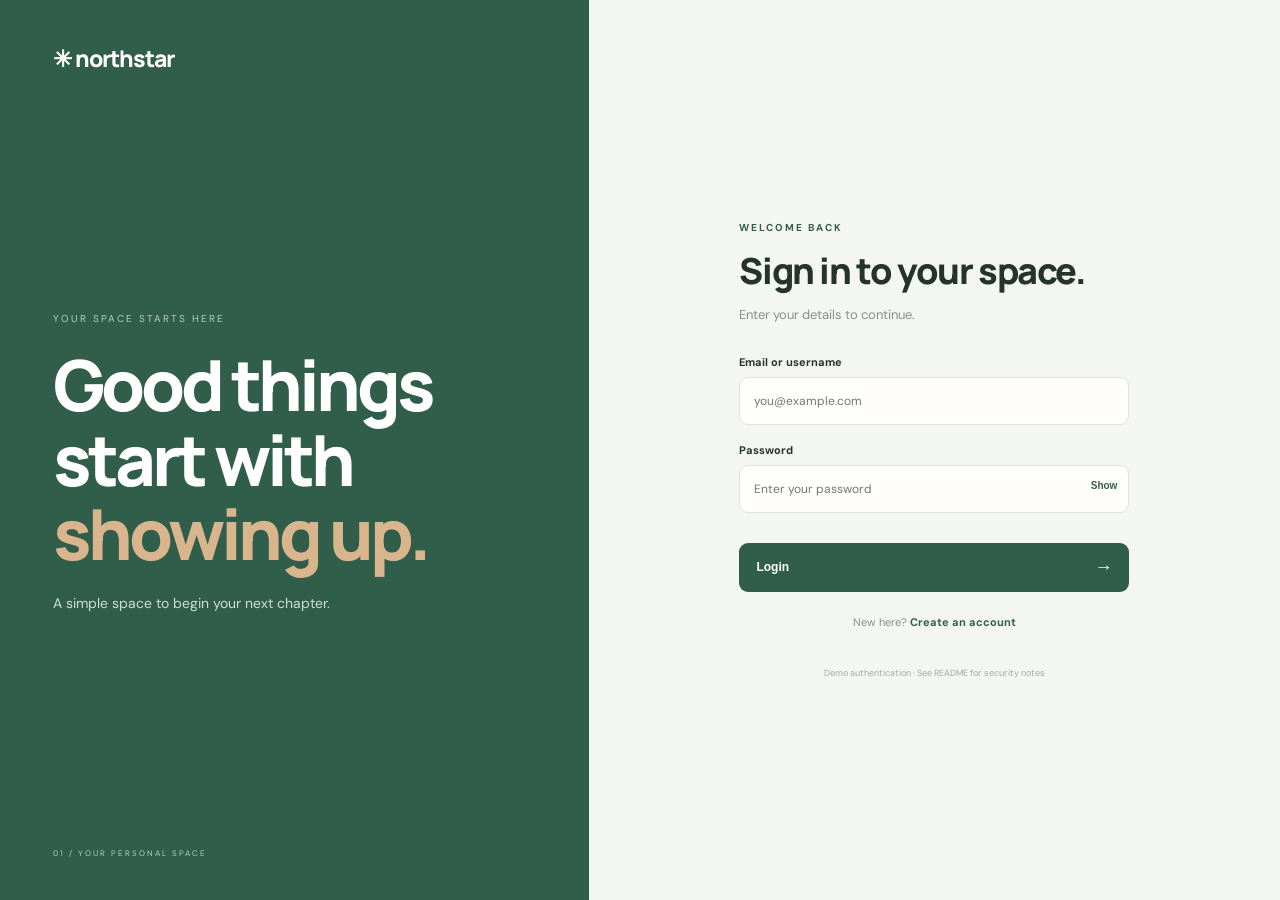
<file: WebDev-L2-LoginAuthentication/index.html>
<!DOCTYPE html>
<html lang="en"><head><meta charset="UTF-8"><meta name="viewport" content="width=device-width,initial-scale=1"><title>Login | Northstar</title><link rel="stylesheet" href="style.css"><script src="auth.js" defer></script></head>
<body><main class="layout"><aside class="side"><a class="brand" href="index.html">✳ northstar</a><div><small>YOUR SPACE STARTS HERE</small><h1>Good things<br>start with<br><em>showing up.</em></h1><p>A simple space to begin your next chapter.</p></div><small class="foot">01 / YOUR PERSONAL SPACE</small></aside><section class="main"><div class="form"><p class="eyebrow">WELCOME BACK</p><h2>Sign in to your space.</h2><p class="sub">Enter your details to continue.</p><form id="login-form" novalidate><label for="identity">Email or username</label><input id="identity" autocomplete="username" placeholder="you@example.com"><label for="password">Password</label><div class="pass"><input id="password" type="password" autocomplete="current-password" placeholder="Enter your password"><button type="button" data-toggle="password">Show</button></div><p class="message" id="login-message" role="alert"></p><button class="primary" type="submit">Login <span>→</span></button></form><p class="switch">New here? <a href="register.html">Create an account</a></p><p class="note">Demo authentication · See README for security notes</p></div></section></main></body></html>
</file>
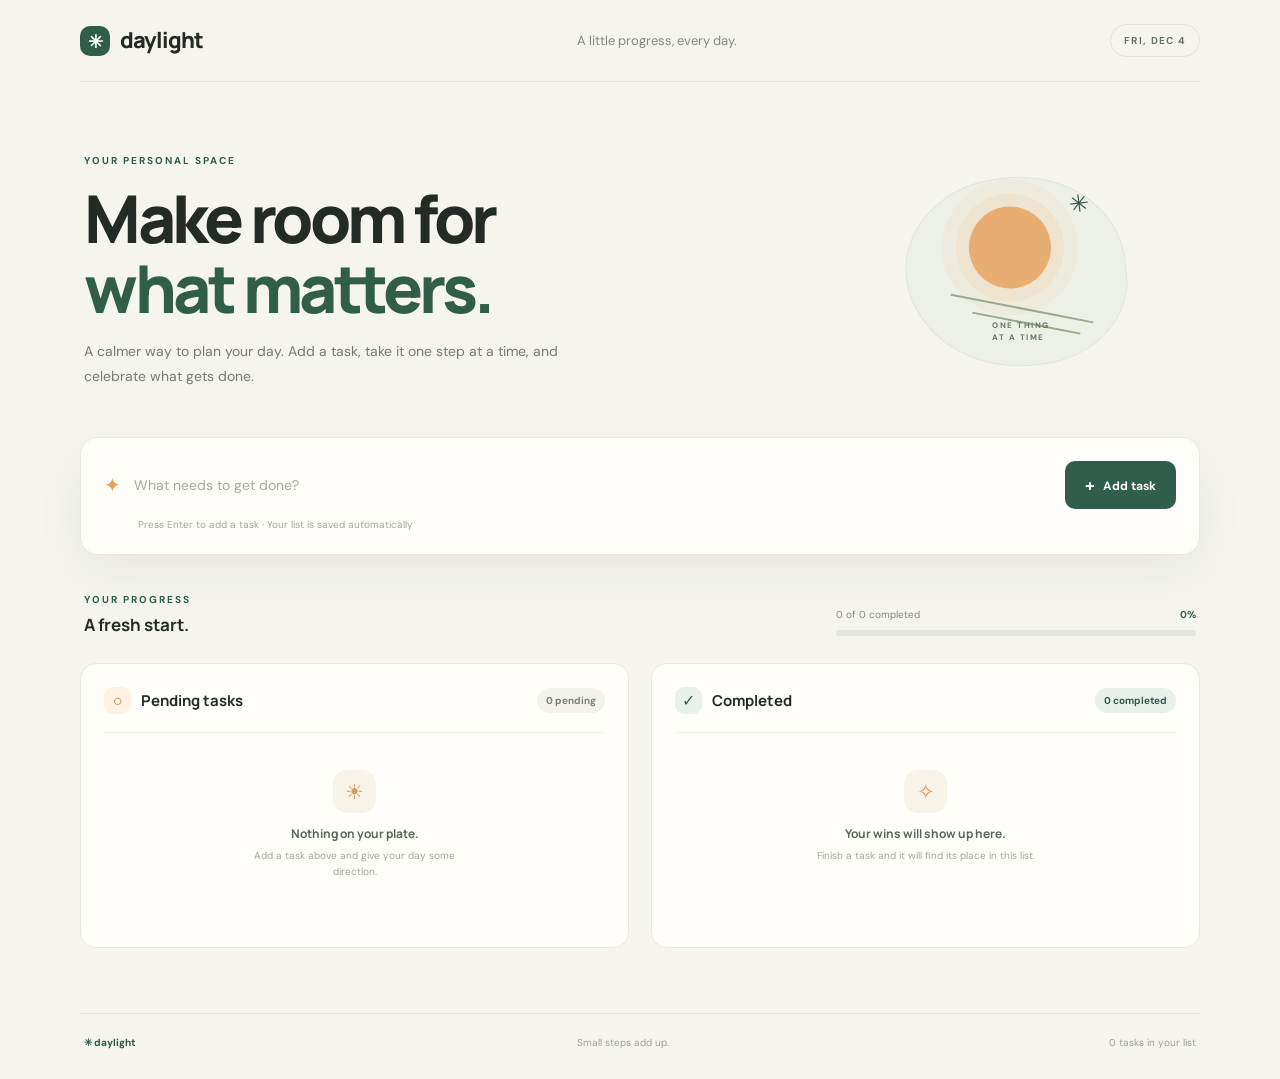
<file: WebDev-L2-ToDoWebApp/index.html>
<!DOCTYPE html>
<html lang="en">
<head>
  <meta charset="UTF-8">
  <meta name="viewport" content="width=device-width, initial-scale=1.0">
  <meta name="theme-color" content="#f5f4ef">
  <meta name="description" content="A clean, interactive to-do app to organise your day.">
  <title>Daylight — To-do App</title>
  <link rel="preconnect" href="https://fonts.googleapis.com">
  <link rel="preconnect" href="https://fonts.gstatic.com" crossorigin>
  <link href="https://fonts.googleapis.com/css2?family=DM+Sans:wght@400;500;600;700&family=Manrope:wght@400;500;600;700;800&display=swap" rel="stylesheet">
  <link rel="stylesheet" href="style.css">
  <script src="script.js" defer></script>
</head>
<body>
  <div class="app-shell">
    <header class="topbar">
      <a class="brand" href="#" aria-label="Daylight home"><span class="brand-mark">✳</span> daylight</a>
      <span class="top-note">A little progress, every day.</span>
      <span class="date-chip" id="today-label">YOUR DAY</span>
    </header>

    <main>
      <section class="welcome">
        <div>
          <p class="eyebrow">YOUR PERSONAL SPACE</p>
          <h1>Make room for<br><span>what matters.</span></h1>
          <p class="intro">A calmer way to plan your day. Add a task, take it one step at a time, and celebrate what gets done.</p>
        </div>
        <div class="welcome-art" aria-hidden="true">
          <div class="sun"></div><div class="art-line line-one"></div><div class="art-line line-two"></div>
          <span class="art-star">✳</span><span class="art-caption">ONE THING<br>AT A TIME</span>
        </div>
      </section>

      <section class="composer" aria-label="Add a task">
        <form id="task-form">
          <label class="sr-only" for="task-input">What needs to get done?</label>
          <span class="input-spark" aria-hidden="true">✦</span>
          <input id="task-input" type="text" maxlength="120" placeholder="What needs to get done?" autocomplete="off">
          <button class="add-button" type="submit"><span>+</span> Add task</button>
        </form>
        <p class="form-hint" id="form-hint">Press Enter to add a task · Your list is saved automatically</p>
      </section>

      <section class="overview" aria-label="Task overview">
        <div class="overview-copy"><span class="eyebrow">YOUR PROGRESS</span><strong id="progress-message">A fresh start.</strong></div>
        <div class="progress-wrap">
          <div class="progress-meta"><span id="progress-count">0 of 0 completed</span><span id="progress-percent">0%</span></div>
          <div class="progress-track"><div class="progress-fill" id="progress-fill"></div></div>
        </div>
      </section>

      <section class="lists-grid">
        <div class="task-panel pending-panel">
          <div class="panel-heading">
            <div><span class="section-icon pending-icon">○</span><h2>Pending tasks</h2></div>
            <span class="count-badge" id="pending-count">0 pending</span>
          </div>
          <ul class="task-list" id="pending-list" aria-live="polite"></ul>
          <div class="empty-state" id="pending-empty">
            <span class="empty-icon">☀</span>
            <strong>Nothing on your plate.</strong>
            <p>Add a task above and give your day some direction.</p>
          </div>
        </div>

        <div class="task-panel completed-panel">
          <div class="panel-heading">
            <div><span class="section-icon completed-icon">✓</span><h2>Completed</h2></div>
            <span class="count-badge completed-badge" id="completed-count">0 completed</span>
          </div>
          <ul class="task-list" id="completed-list" aria-live="polite"></ul>
          <div class="empty-state" id="completed-empty">
            <span class="empty-icon">✧</span>
            <strong>Your wins will show up here.</strong>
            <p>Finish a task and it will find its place in this list.</p>
          </div>
        </div>
      </section>
    </main>

    <footer><span>✳ daylight</span><span>Small steps add up.</span><span id="task-total">0 tasks in your list</span></footer>
    <div class="toast" id="toast" role="status" aria-live="polite"></div>
  </div>
</body>
</html>
</file>
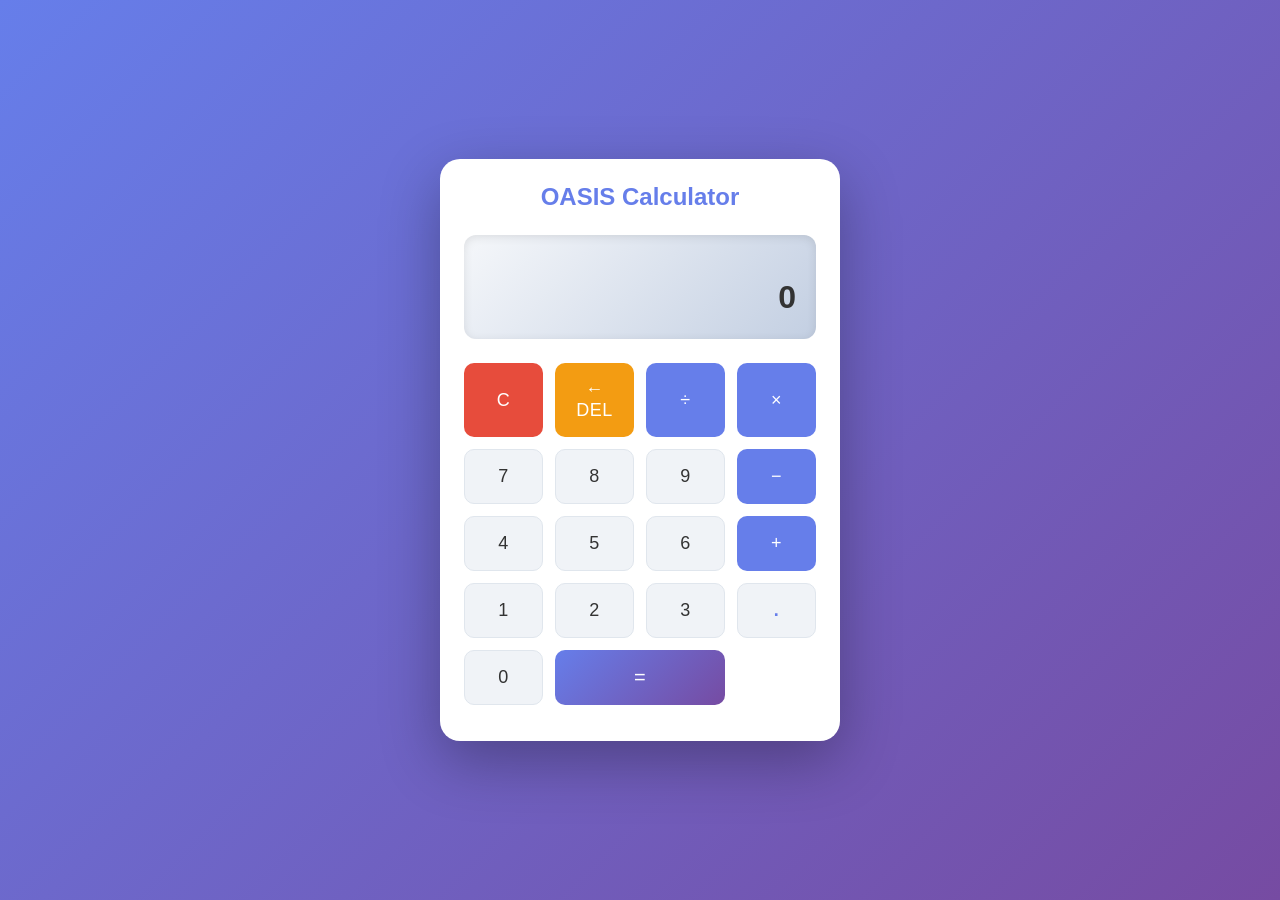
<file: calculator.html>
<!DOCTYPE html>
<html lang="en">
<head>
    <meta charset="UTF-8">
    <meta name="viewport" content="width=device-width, initial-scale=1.0">
    <title>OASIS Calculator</title>
    <style>
        * {
            margin: 0;
            padding: 0;
            box-sizing: border-box;
        }

        body {
            font-family: -apple-system, BlinkMacSystemFont, 'Segoe UI', Roboto, Oxygen, Ubuntu, Cantarell, sans-serif;
            background: linear-gradient(135deg, #667eea 0%, #764ba2 100%);
            min-height: 100vh;
            display: flex;
            justify-content: center;
            align-items: center;
            padding: 20px;
        }

        .calculator-container {
            background: white;
            border-radius: 20px;
            box-shadow: 0 20px 60px rgba(0, 0, 0, 0.3);
            width: 100%;
            max-width: 400px;
            padding: 24px;
            animation: slideIn 0.3s ease-out;
        }

        @keyframes slideIn {
            from {
                opacity: 0;
                transform: translateY(20px);
            }
            to {
                opacity: 1;
                transform: translateY(0);
            }
        }

        .calculator-header {
            text-align: center;
            margin-bottom: 24px;
        }

        .calculator-header h1 {
            font-size: 24px;
            color: #667eea;
            font-weight: 600;
        }

        .display-screen {
            background: linear-gradient(135deg, #f5f7fa 0%, #c3cfe2 100%);
            border-radius: 12px;
            padding: 20px;
            margin-bottom: 24px;
            text-align: right;
            min-height: 80px;
            display: flex;
            flex-direction: column;
            justify-content: flex-end;
            box-shadow: inset 0 2px 10px rgba(0, 0, 0, 0.1);
        }

        .previous-operand {
            color: #666;
            font-size: 18px;
            height: 24px;
            min-height: 24px;
        }

        .current-operand {
            color: #333;
            font-size: 32px;
            font-weight: 600;
            height: 40px;
            word-wrap: break-word;
            word-break: break-all;
        }

        .error-message {
            color: #e74c3c;
            font-size: 14px;
            font-weight: 500;
        }

        .button-grid {
            display: grid;
            grid-template-columns: repeat(4, 1fr);
            gap: 12px;
            margin-bottom: 12px;
        }

        button {
            padding: 16px;
            font-size: 18px;
            font-weight: 500;
            border: none;
            border-radius: 10px;
            cursor: pointer;
            transition: all 0.2s ease;
            text-transform: uppercase;
            letter-spacing: 0.5px;
        }

        button:hover {
            transform: translateY(-2px);
            box-shadow: 0 6px 20px rgba(0, 0, 0, 0.15);
        }

        button:active {
            transform: translateY(0);
        }

        .number-btn {
            background: #f0f3f7;
            color: #333;
            border: 1px solid #e0e6ed;
        }

        .number-btn:hover {
            background: #e8ecf1;
        }

        .operator-btn {
            background: #667eea;
            color: white;
        }

        .operator-btn:hover {
            background: #5568d3;
        }

        .equals-btn {
            background: linear-gradient(135deg, #667eea 0%, #764ba2 100%);
            color: white;
            grid-column: span 2;
            font-size: 20px;
        }

        .equals-btn:hover {
            opacity: 0.9;
        }

        .clear-btn {
            background: #e74c3c;
            color: white;
            grid-column: span 1;
        }

        .clear-btn:hover {
            background: #c0392b;
        }

        .delete-btn {
            background: #f39c12;
            color: white;
        }

        .delete-btn:hover {
            background: #d68910;
        }

        .decimal-btn {
            background: #f0f3f7;
            color: #667eea;
            border: 1px solid #e0e6ed;
            font-weight: 600;
        }

        .bottom-row {
            display: grid;
            grid-template-columns: repeat(4, 1fr);
            gap: 12px;
        }

        @media (max-width: 480px) {
            .calculator-container {
                padding: 16px;
            }

            button {
                padding: 14px;
                font-size: 16px;
            }

            .current-operand {
                font-size: 28px;
            }

            .previous-operand {
                font-size: 16px;
            }
        }
    </style>
</head>
<body>
    <div class="calculator-container">
        <div class="calculator-header">
            <h1>OASIS Calculator</h1>
        </div>

        <div class="display-screen">
            <div class="previous-operand" id="previousOperand"></div>
            <div class="current-operand" id="currentOperand">0</div>
            <div class="error-message" id="errorMessage"></div>
        </div>

        <div class="button-grid">
            <button class="clear-btn" id="clearBtn">C</button>
            <button class="delete-btn" id="deleteBtn">← DEL</button>
            <button class="operator-btn" id="divideBtn">÷</button>
            <button class="operator-btn" id="multiplyBtn">×</button>

            <button class="number-btn" id="btn7">7</button>
            <button class="number-btn" id="btn8">8</button>
            <button class="number-btn" id="btn9">9</button>
            <button class="operator-btn" id="subtractBtn">−</button>

            <button class="number-btn" id="btn4">4</button>
            <button class="number-btn" id="btn5">5</button>
            <button class="number-btn" id="btn6">6</button>
            <button class="operator-btn" id="addBtn">+</button>

            <button class="number-btn" id="btn1">1</button>
            <button class="number-btn" id="btn2">2</button>
            <button class="number-btn" id="btn3">3</button>
            <button class="decimal-btn" id="decimalBtn">.</button>

            <button class="number-btn" id="btn0">0</button>
            <button class="equals-btn" id="equalsBtn">=</button>
        </div>
    </div>

    <script>
        class Calculator {
            constructor(previousOperandElement, currentOperandElement, errorElement) {
                this.previousOperandElement = previousOperandElement;
                this.currentOperandElement = currentOperandElement;
                this.errorElement = errorElement;
                this.clear();
            }

            clear() {
                this.currentOperand = '0';
                this.previousOperand = '';
                this.operation = undefined;
                this.errorElement.textContent = '';
                this.updateDisplay();
            }

            delete() {
                if (this.currentOperand === '0') return;
                this.currentOperand = this.currentOperand.toString().slice(0, -1);
                if (this.currentOperand === '') {
                    this.currentOperand = '0';
                }
                this.errorElement.textContent = '';
                this.updateDisplay();
            }

            appendNumber(number) {
                this.errorElement.textContent = '';
                if (number === '.' && this.currentOperand.includes('.')) return;
                if (this.currentOperand === '0' && number !== '.') {
                    this.currentOperand = number.toString();
                } else {
                    this.currentOperand = this.currentOperand.toString() + number.toString();
                }
                this.updateDisplay();
            }

            chooseOperation(operation) {
                this.errorElement.textContent = '';
                if (this.currentOperand === '') return;
                
                if (this.previousOperand !== '') {
                    this.compute();
                }
                
                this.operation = operation;
                this.previousOperand = this.currentOperand + ' ' + operation;
                this.currentOperand = '0';
                this.updateDisplay();
            }

            compute() {
                let computation;
                const prev = parseFloat(this.previousOperand.trim().slice(0, -2));
                const current = parseFloat(this.currentOperand);
                
                if (isNaN(prev) || isNaN(current)) return;

                switch (this.operation) {
                    case '+':
                        computation = prev + current;
                        break;
                    case '−':
                        computation = prev - current;
                        break;
                    case '×':
                        computation = prev * current;
                        break;
                    case '÷':
                        if (current === 0) {
                            this.errorElement.textContent = 'Cannot divide by zero';
                            this.currentOperand = '0';
                            this.previousOperand = '';
                            this.operation = undefined;
                            this.updateDisplay();
                            return;
                        }
                        computation = prev / current;
                        break;
                    default:
                        return;
                }

                this.currentOperand = computation.toString();
                this.operation = undefined;
                this.previousOperand = '';
                this.errorElement.textContent = '';
                this.updateDisplay();
            }

            updateDisplay() {
                this.currentOperandElement.textContent = this.currentOperand;
                this.previousOperandElement.textContent = this.previousOperand;
            }
        }

        // Initialize Calculator
        const previousOperandElement = document.getElementById('previousOperand');
        const currentOperandElement = document.getElementById('currentOperand');
        const errorElement = document.getElementById('errorMessage');

        const calculator = new Calculator(previousOperandElement, currentOperandElement, errorElement);

        // Number Buttons (0-9)
        const numberButtons = document.querySelectorAll('[id^="btn"]');
        numberButtons.forEach(button => {
            button.addEventListener('click', () => {
                const number = button.textContent;
                calculator.appendNumber(number);
            });
        });

        // Decimal Button
        document.getElementById('decimalBtn').addEventListener('click', () => {
            calculator.appendNumber('.');
        });

        // Operator Buttons
        document.getElementById('addBtn').addEventListener('click', () => {
            calculator.chooseOperation('+');
        });

        document.getElementById('subtractBtn').addEventListener('click', () => {
            calculator.chooseOperation('−');
        });

        document.getElementById('multiplyBtn').addEventListener('click', () => {
            calculator.chooseOperation('×');
        });

        document.getElementById('divideBtn').addEventListener('click', () => {
            calculator.chooseOperation('÷');
        });

        // Equals Button
        document.getElementById('equalsBtn').addEventListener('click', () => {
            calculator.compute();
        });

        // Clear Button
        document.getElementById('clearBtn').addEventListener('click', () => {
            calculator.clear();
        });

        // Delete Button
        document.getElementById('deleteBtn').addEventListener('click', () => {
            calculator.delete();
        });

        // Keyboard Support
        document.addEventListener('keydown', (e) => {
            if (e.key >= '0' && e.key <= '9') calculator.appendNumber(e.key);
            if (e.key === '.') calculator.appendNumber('.');
            if (e.key === '+') calculator.chooseOperation('+');
            if (e.key === '-') calculator.chooseOperation('−');
            if (e.key === '*') calculator.chooseOperation('×');
            if (e.key === '/') {
                e.preventDefault();
                calculator.chooseOperation('÷');
            }
            if (e.key === 'Enter' || e.key === '=') {
                e.preventDefault();
                calculator.compute();
            }
            if (e.key === 'Backspace') {
                e.preventDefault();
                calculator.delete();
            }
            if (e.key === 'Escape') {
                calculator.clear();
            }
        });
    </script>
</body>
</html>
</file>
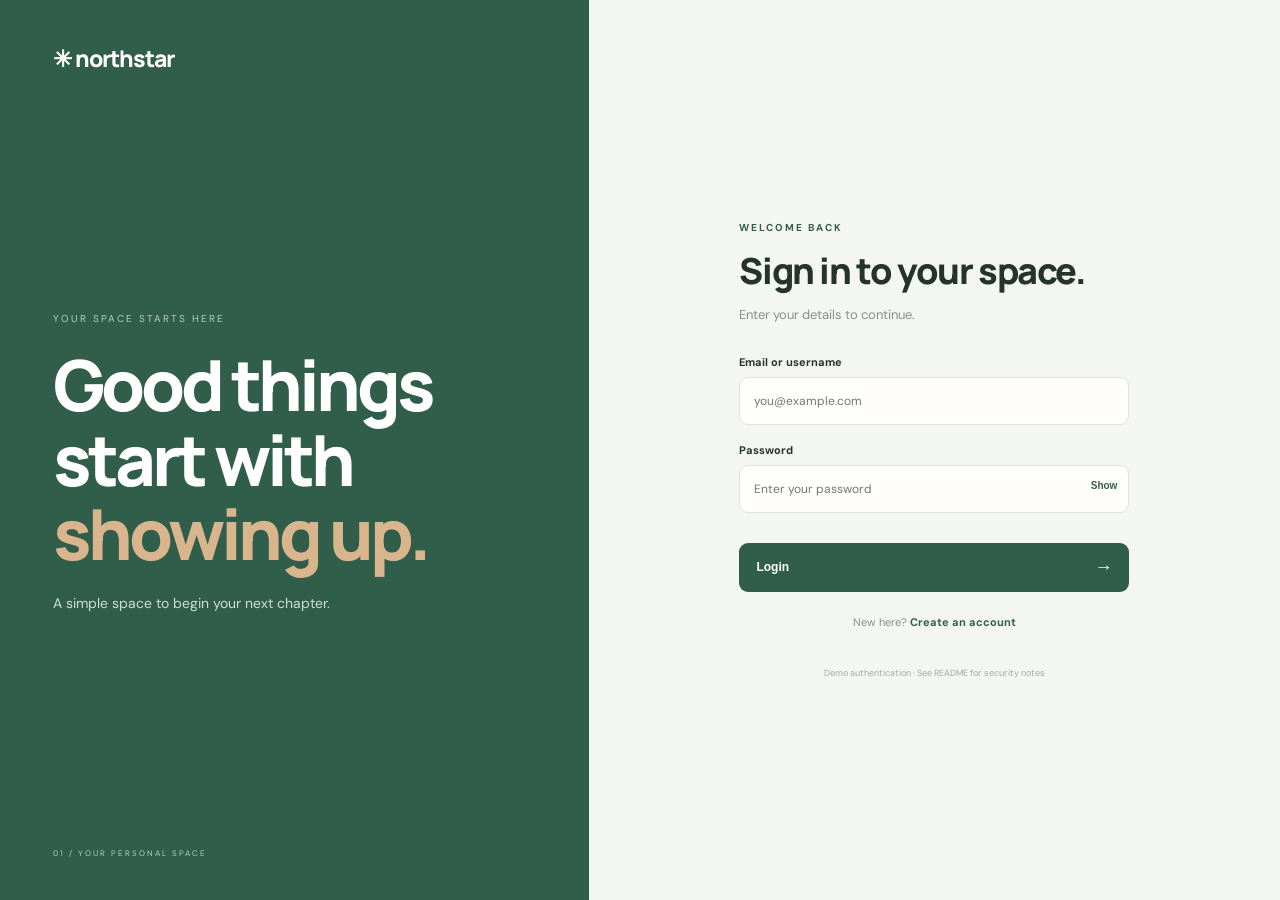
<file: WebDev-L2-LoginAuthentication/dashboard.html>
<!DOCTYPE html>
<html lang="en"><head><meta charset="UTF-8"><meta name="viewport" content="width=device-width,initial-scale=1"><title>Dashboard | Northstar</title><link rel="stylesheet" href="style.css"><script src="auth.js" defer></script></head>
<body class="dash"><header><a class="brand dark" href="dashboard.html">✳ northstar</a><button id="logout-button" class="logout">Log out ↗</button></header><main class="dash-main"><p class="eyebrow">YOUR PERSONAL DASHBOARD</p><h1>You're in,<br><em id="user-name">friend</em>.</h1><p class="sub">Welcome to your space. This protected page is available after you sign in.</p><section class="status"><span class="check">✓</span><div><small>AUTHENTICATION STATUS</small><h2>You're successfully signed in.</h2><p>Your demo session is active in this browser.</p></div><b>● Active session</b></section><section class="info"><h3>A note about this demo</h3><p>This project demonstrates registration, login validation, a protected dashboard and logout using browser storage. It is a learning project, not a production authentication service.</p></section></main><footer>✳ northstar <span>YOUR SPACE. YOUR PACE.</span></footer></body></html>
</file>
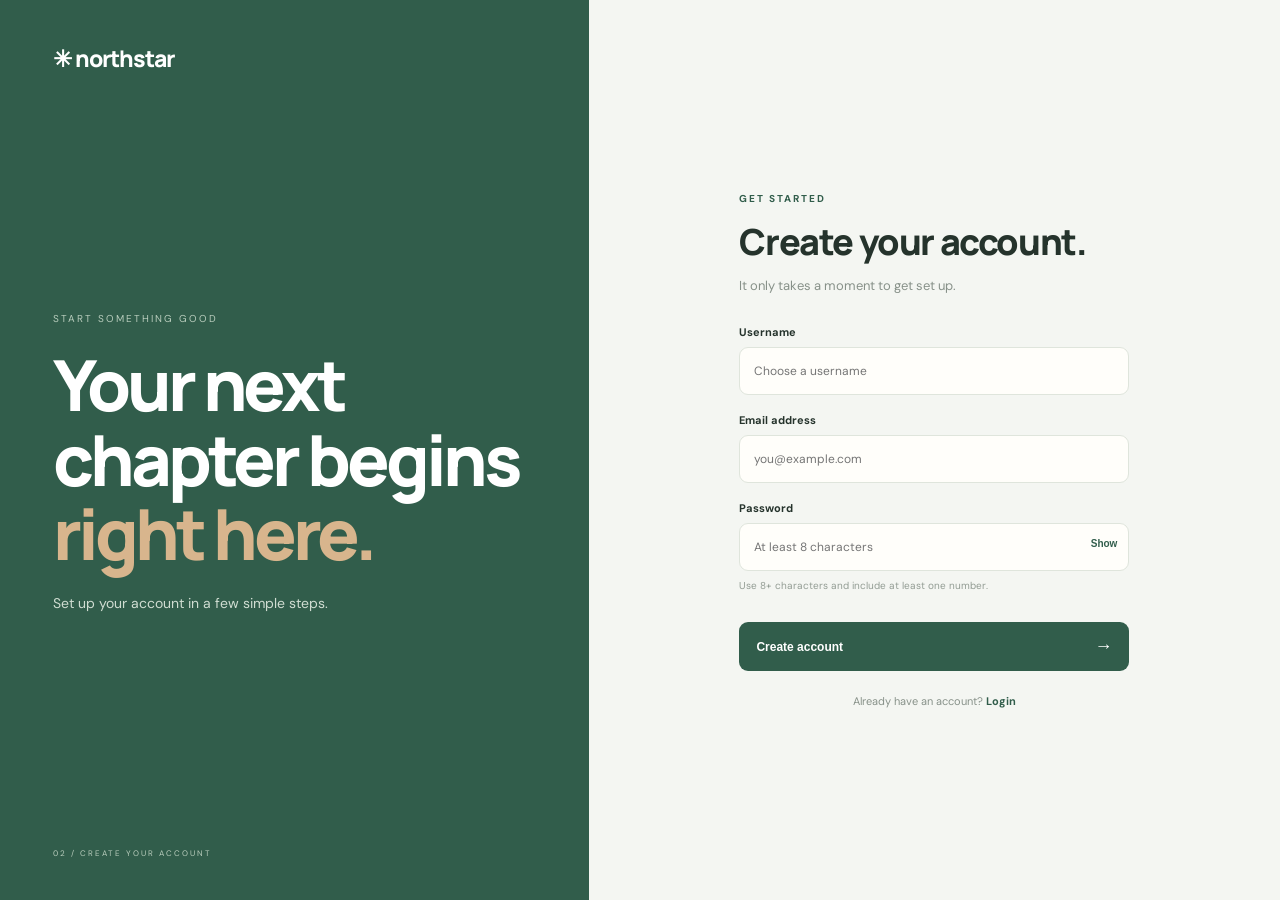
<file: WebDev-L2-LoginAuthentication/register.html>
<!DOCTYPE html>
<html lang="en"><head><meta charset="UTF-8"><meta name="viewport" content="width=device-width,initial-scale=1"><title>Create Account | Northstar</title><link rel="stylesheet" href="style.css"><script src="auth.js" defer></script></head>
<body><main class="layout"><aside class="side"><a class="brand" href="index.html">✳ northstar</a><div><small>START SOMETHING GOOD</small><h1>Your next<br>chapter begins<br><em>right here.</em></h1><p>Set up your account in a few simple steps.</p></div><small class="foot">02 / CREATE YOUR ACCOUNT</small></aside><section class="main"><div class="form"><p class="eyebrow">GET STARTED</p><h2>Create your account.</h2><p class="sub">It only takes a moment to get set up.</p><form id="register-form" novalidate><label for="username">Username</label><input id="username" autocomplete="username" placeholder="Choose a username"><label for="email">Email address</label><input id="email" type="email" autocomplete="email" placeholder="you@example.com"><label for="reg-password">Password</label><div class="pass"><input id="reg-password" type="password" autocomplete="new-password" placeholder="At least 8 characters"><button type="button" data-toggle="reg-password">Show</button></div><p class="hint">Use 8+ characters and include at least one number.</p><p class="message" id="register-message" role="alert"></p><button class="primary" type="submit">Create account <span>→</span></button></form><p class="switch">Already have an account? <a href="index.html">Login</a></p></div></section></main></body></html>
</file>
<file: WebDev-L2-LoginAuthentication/style.css>
@import url('https://fonts.googleapis.com/css2?family=DM+Sans:wght@400;500;600;700&family=Manrope:wght@400;500;600;700;800&display=swap');
:root{--ink:#25332c;--green:#315d4b;--paper:#f4f6f2;--white:#fffefa;--muted:#879189;--line:#e5e9e2;--gold:#d9a36b;--red:#b84e42}
*{box-sizing:border-box;margin:0;padding:0}body{font-family:'DM Sans',sans-serif;color:var(--ink);background:var(--paper);min-height:100vh}a{color:inherit}.layout{min-height:100vh;display:grid;grid-template-columns:.92fr 1.08fr}.side{position:relative;overflow:hidden;display:flex;flex-direction:column;justify-content:space-between;padding:42px 9%;background:var(--green);color:white}.brand{font:800 23px Manrope,sans-serif;letter-spacing:-1px;text-decoration:none}.side>div{padding:55px 0}.side small{font-size:10px;letter-spacing:2px;color:#b9cdbd}.side h1,.dash-main h1{margin:20px 0;font:800 clamp(45px,5.5vw,72px)/1.06 Manrope,sans-serif;letter-spacing:-4px}.side h1 em,.dash-main h1 em{color:#d8b58d;font-style:normal}.side p{max-width:300px;color:#d0ddd2;font-size:14px;line-height:1.8}.side .foot{font-size:8px}.main{display:grid;place-items:center;padding:50px 8%}.form{width:min(100%,390px)}.eyebrow{color:var(--green);font-size:10px;font-weight:700;letter-spacing:2px}.form h2{margin:12px 0 8px;font:800 clamp(27px,3vw,36px) Manrope,sans-serif;letter-spacing:-1.4px}.sub{color:var(--muted);font-size:13px;line-height:1.8}.form form{margin-top:28px}label{display:block;margin:18px 0 8px;font-size:11px;font-weight:700}input{width:100%;height:48px;padding:0 14px;border:1px solid #dfe5dc;border-radius:9px;outline:0;background:var(--white);font:12px 'DM Sans',sans-serif}input:focus{border-color:#779781;box-shadow:0 0 0 3px #315d4b12}.pass{position:relative}.pass input{padding-right:60px}.pass button{position:absolute;right:12px;top:15px;border:0;background:none;color:var(--green);font-size:10px;font-weight:700;cursor:pointer}.hint{margin-top:8px;color:#929c93;font-size:10px}.message{min-height:18px;margin:10px 0 2px;color:var(--red);font-size:11px;line-height:1.5}.message.success{color:var(--green)}.primary{width:100%;height:49px;display:flex;justify-content:space-between;align-items:center;padding:0 17px;border:0;border-radius:9px;background:var(--green);color:white;font-size:12px;font-weight:700;cursor:pointer}.primary:hover{background:#244a39}.primary span{font-size:18px}.switch{text-align:center;margin-top:23px;color:var(--muted);font-size:11px}.switch a{color:var(--green);font-weight:700;text-decoration:none}.note{text-align:center;margin-top:38px;color:#a2aaa2;font-size:9px}.dash header{height:78px;padding:0 7%;display:flex;align-items:center;justify-content:space-between;border-bottom:1px solid var(--line);background:var(--white)}.dark{color:var(--ink)}.logout{padding:10px 15px;border:1px solid #dce3da;border-radius:8px;background:none;color:var(--green);font-weight:700;cursor:pointer}.dash-main{width:min(900px,calc(100% - 40px));margin:auto;padding:75px 0 90px}.dash-main h1{font-size:clamp(46px,7vw,76px)}.dash-main h1 em{color:var(--green)}.status,.info{display:flex;align-items:center;gap:18px;margin-top:45px;padding:25px;border:1px solid var(--line);border-radius:14px;background:var(--white)}.check{display:grid;place-items:center;width:42px;height:42px;border-radius:13px;background:#eaf0e9;color:var(--green);font-size:20px}.status div{flex:1}.status small{color:var(--green);font-size:8px;letter-spacing:2px;font-weight:700}.status h2,.info h3{margin:5px 0;font:700 15px Manrope,sans-serif}.status p,.info p{color:var(--muted);font-size:11px;line-height:1.8}.status>b{color:var(--green);font-size:9px;white-space:nowrap}.info{display:block;margin-top:18px;background:#e9eee7}.dash footer{display:flex;justify-content:space-between;padding:23px 7%;border-top:1px solid var(--line);color:var(--green);font-size:10px;font-weight:700}.dash footer span{color:var(--muted);font-size:8px;letter-spacing:1px}
@media(max-width:760px){.layout{grid-template-columns:1fr}.side{display:none}.main{min-height:100vh;padding:35px 25px}.form{max-width:420px}.dash-main{padding-top:55px}.status{flex-wrap:wrap}.status>b{margin-left:60px}}@media(max-width:430px){.dash-main h1{letter-spacing:-2.5px}.status{padding:18px}.status div{min-width:calc(100% - 65px)}}
</file>
<file: WebDev-L2-ToDoWebApp/style.css>
/* DAYLIGHT — To-do App */
:root {
  --ink: #242b27;
  --muted: #818981;
  --paper: #f5f4ef;
  --white: #fffefa;
  --line: #e8e8df;
  --green: #315d4b;
  --green-soft: #e8f0e9;
  --orange: #e5a15e;
  --orange-soft: #fff1e3;
  --shadow: 0 18px 50px rgba(42, 54, 45, .06);
}
* { box-sizing: border-box; margin: 0; padding: 0; }
body { min-height: 100vh; background: var(--paper); color: var(--ink); font-family: "DM Sans", sans-serif; }
button, input { font: inherit; }
button { cursor: pointer; }
.app-shell { width: min(1120px, calc(100% - 48px)); margin: 0 auto; }
.topbar { height: 82px; display: flex; align-items: center; justify-content: space-between; border-bottom: 1px solid #e5e5dc; }
.brand { color: var(--ink); font: 800 22px "Manrope", sans-serif; letter-spacing: -1px; text-decoration: none; }
.brand-mark { display: inline-grid; place-items: center; width: 30px; height: 30px; margin-right: 7px; border-radius: 10px; background: var(--green); color: white; font-size: 18px; }
.top-note { color: var(--muted); font-size: 13px; }
.date-chip { padding: 9px 13px; border: 1px solid #e1e2d9; border-radius: 30px; color: #68736a; font-size: 10px; font-weight: 700; letter-spacing: 1.3px; }
.welcome { display: flex; align-items: center; justify-content: space-between; padding: 72px 4px 48px; }
.eyebrow { color: var(--green); font-size: 10px; font-weight: 700; letter-spacing: 2px; }
h1 { margin: 17px 0 15px; font: 800 clamp(42px, 6vw, 66px)/1.06 "Manrope", sans-serif; letter-spacing: -3.5px; }
h1 span { color: var(--green); }
.intro { max-width: 480px; color: #747d75; font-size: 14px; line-height: 1.8; }
.welcome-art { position: relative; width: 220px; height: 190px; margin-right: 70px; border: 1px solid #e2e5d9; border-radius: 48% 52% 44% 56%; background: #edf0e7; transform: rotate(-7deg); }
.sun { position: absolute; width: 82px; height: 82px; top: 28px; left: 65px; border-radius: 50%; background: #e8ad70; box-shadow: 0 0 0 13px rgba(232,173,112,.14), 0 0 0 27px rgba(232,173,112,.08); }
.art-line { position: absolute; left: 38px; width: 145px; height: 2px; background: #9aaa8e; transform: rotate(18deg); }
.line-one { top: 130px; }.line-two { top: 145px; width: 110px; left: 58px; }
.art-star { position: absolute; top: 18px; right: 28px; color: var(--green); font-size: 24px; }
.art-caption { position: absolute; bottom: 23px; left: 78px; color: #647665; font-size: 8px; font-weight: 700; letter-spacing: 1.5px; line-height: 1.5; transform: rotate(7deg); }
.composer { padding: 23px; border: 1px solid #e8e8df; border-radius: 18px; background: var(--white); box-shadow: var(--shadow); }
#task-form { display: flex; align-items: center; gap: 13px; }
.input-spark { color: var(--orange); font-size: 20px; }
#task-input { flex: 1; min-width: 0; padding: 13px 0; border: 0; outline: 0; color: var(--ink); background: transparent; font-size: 14px; }
#task-input::placeholder { color: #a5aaa2; }
.add-button { padding: 13px 20px; border: 0; border-radius: 10px; background: var(--green); color: white; font-size: 12px; font-weight: 700; transition: .2s; }
.add-button:hover { background: #244a39; transform: translateY(-1px); }
.add-button span { margin-right: 5px; font-size: 17px; vertical-align: -1px; }
.form-hint { margin: 9px 0 0 34px; color: #a0a69e; font-size: 10px; }
.overview { display: flex; align-items: end; justify-content: space-between; gap: 30px; padding: 38px 4px 27px; }
.overview-copy { display: grid; gap: 7px; }
.overview-copy strong { font: 700 17px "Manrope", sans-serif; }
.progress-wrap { width: min(360px, 45%); }
.progress-meta { display: flex; justify-content: space-between; margin-bottom: 9px; color: #828b82; font-size: 10px; }
.progress-meta span:last-child { color: var(--green); font-weight: 700; }
.progress-track { height: 6px; overflow: hidden; border-radius: 20px; background: #e4e7df; }
.progress-fill { width: 0; height: 100%; border-radius: inherit; background: var(--green); transition: width .35s ease; }
.lists-grid { display: grid; grid-template-columns: 1fr 1fr; gap: 22px; padding-bottom: 65px; }
.task-panel { min-height: 285px; padding: 23px; border: 1px solid #e8e8df; border-radius: 16px; background: var(--white); }
.panel-heading, .panel-heading > div { display: flex; align-items: center; justify-content: space-between; }
.panel-heading { padding-bottom: 18px; border-bottom: 1px solid #eff0e9; }
.panel-heading > div { justify-content: flex-start; gap: 10px; }
.panel-heading h2 { font: 700 15px "Manrope", sans-serif; }
.section-icon { display: grid; place-items: center; width: 27px; height: 27px; border-radius: 9px; font-size: 16px; }
.pending-icon { background: var(--orange-soft); color: #c27b37; }
.completed-icon { background: var(--green-soft); color: var(--green); }
.count-badge { padding: 6px 9px; border-radius: 20px; background: #f4f2ec; color: #788078; font-size: 10px; font-weight: 700; }
.completed-badge { background: var(--green-soft); color: var(--green); }
.task-list { list-style: none; }
.task-item { display: flex; align-items: center; gap: 11px; padding: 15px 0; border-bottom: 1px solid #f0f0e9; animation: arrive .25s ease; }
@keyframes arrive { from { opacity: 0; transform: translateY(5px); } to { opacity: 1; transform: translateY(0); } }
.task-check { flex: 0 0 19px; width: 19px; height: 19px; border: 1.5px solid #c9cec5; border-radius: 6px; background: transparent; color: white; font-size: 12px; }
.task-check:hover { border-color: var(--green); }
.completed-panel .task-check { border-color: var(--green); background: var(--green); }
.task-main { flex: 1; min-width: 0; }
.task-text { overflow-wrap: anywhere; color: #424b43; font-size: 12px; line-height: 1.5; }
.completed-panel .task-text { color: #9ba39a; text-decoration: line-through; }
.task-time { display: block; margin-top: 4px; color: #a2a89f; font-size: 9px; }
.task-actions { display: flex; gap: 5px; }
.icon-button { display: grid; place-items: center; width: 27px; height: 27px; border: 0; border-radius: 7px; background: transparent; color: #929a91; font-size: 13px; transition: .2s; }
.icon-button:hover { background: #f1f2ec; color: var(--green); }
.icon-button.delete:hover { background: #fff0ed; color: #c45d4c; }
.edit-input { width: 100%; padding: 7px 8px; border: 1px solid #aab9a8; border-radius: 6px; outline: 0; color: var(--ink); font-size: 12px; }
.empty-state { display: grid; justify-items: center; padding: 37px 12px 20px; text-align: center; }
.empty-icon { display: grid; place-items: center; width: 43px; height: 43px; margin-bottom: 12px; border-radius: 14px; background: #f7f3e9; color: #d49b60; font-size: 21px; }
.empty-state strong { color: #59645a; font: 700 12px "Manrope", sans-serif; }
.empty-state p { max-width: 220px; margin-top: 6px; color: #a0a69e; font-size: 10px; line-height: 1.6; }
footer { display: flex; justify-content: space-between; gap: 12px; padding: 22px 4px 30px; border-top: 1px solid #e5e5dc; color: #9aa097; font-size: 10px; }
footer span:first-child { color: var(--green); font-weight: 800; }
.toast { position: fixed; left: 50%; bottom: 25px; z-index: 5; padding: 11px 17px; border-radius: 10px; background: #263d31; color: white; font-size: 12px; opacity: 0; pointer-events: none; transform: translate(-50%, 12px); transition: .25s; }
.toast.show { opacity: 1; transform: translate(-50%, 0); }
.sr-only { position: absolute; width: 1px; height: 1px; padding: 0; margin: -1px; overflow: hidden; clip: rect(0,0,0,0); white-space: nowrap; border: 0; }
@media (max-width: 700px) {
  .app-shell { width: min(100% - 30px, 540px); }
  .topbar { height: 68px; }.top-note { display: none; }
  .welcome { padding: 55px 2px 35px; }.welcome-art { width: 130px; height: 125px; margin: 0 8px 0 12px; flex: 0 0 130px; }
  .sun { width: 52px; height: 52px; top: 20px; left: 38px; }.art-line { left: 18px; width: 95px; top: 88px; }.line-two { top: 99px; left: 32px; width: 75px; }
  .art-caption { left: 46px; bottom: 10px; font-size: 6px; }.art-star { top: 10px; right: 13px; }
  h1 { font-size: clamp(38px, 9vw, 54px); letter-spacing: -2.5px; }.intro { font-size: 12px; }
  .composer { padding: 16px; }.add-button { padding: 12px 13px; }.form-hint { font-size: 9px; }
  .overview { align-items: flex-start; flex-direction: column; gap: 17px; }.progress-wrap { width: 100%; }
  .lists-grid { grid-template-columns: 1fr; gap: 15px; }.task-panel { min-height: 220px; padding: 18px; }
  footer { flex-wrap: wrap; } footer span:nth-child(2) { display: none; }
}
@media (max-width: 390px) { .welcome-art { display: none; } #task-form { gap: 8px; } .add-button { font-size: 11px; } }
</file>
